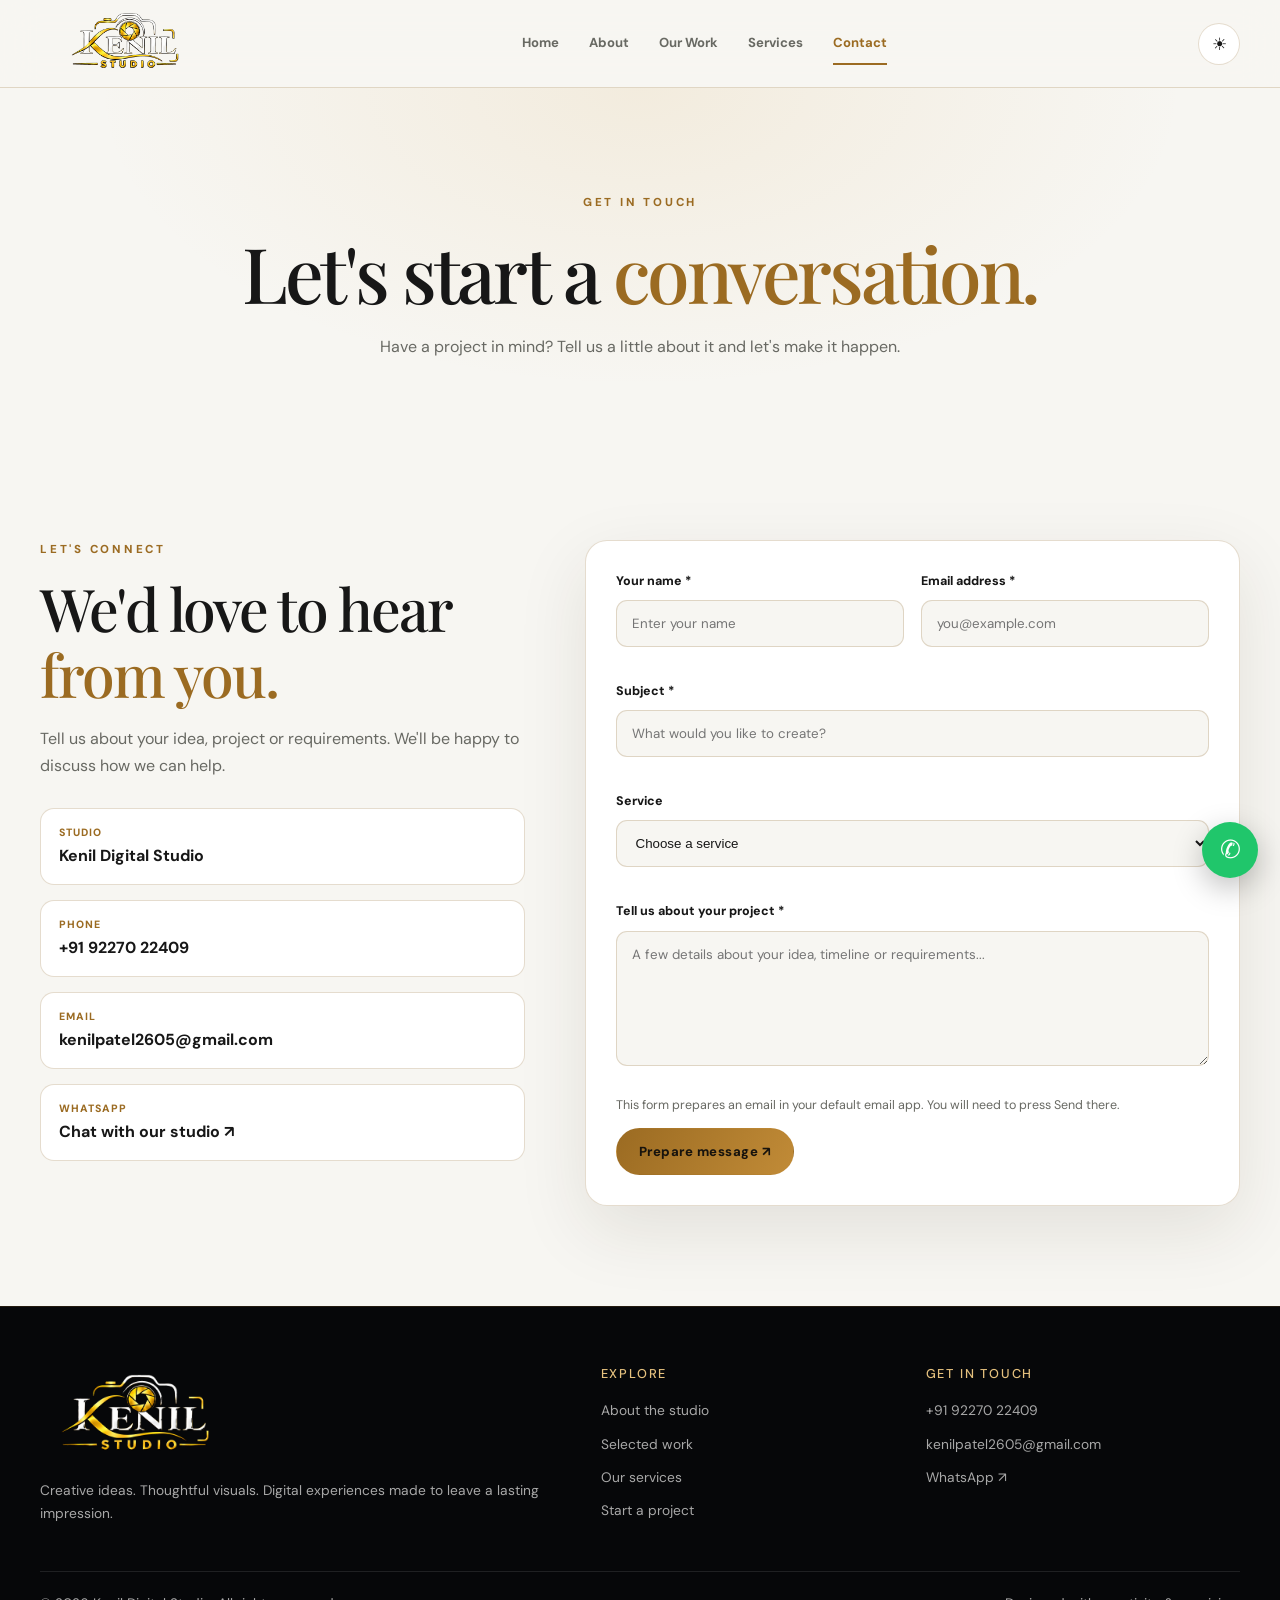
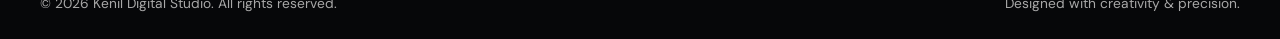
<file: contact.html>
<!DOCTYPE html>
<html lang="en">
<head>
  <meta charset="UTF-8"><meta name="viewport" content="width=device-width, initial-scale=1, viewport-fit=cover">
  <meta name="theme-color" content="#08090b"><meta name="description" content="Contact Kenil Digital Studio to discuss photography, video, editing and creative projects.">
  <title>Contact | Kenil Digital Studio</title><link rel="preconnect" href="https://fonts.googleapis.com"><link rel="preconnect" href="https://fonts.gstatic.com" crossorigin>
  <link rel="stylesheet" href="style.css">
</head>
<body>

<header class="site-header">
  <div class="container header-inner">
    <a class="brand" href="index.html" aria-label="Kenil Digital Studio home"><img src="kenil_studio_transparent.png" alt="Kenil Digital Studio logo"></a>
    <nav class="nav" id="primaryNav" aria-label="Main navigation">
      <a href="index.html">Home</a><a href="about.html">About</a><a href="work.html">Our Work</a><a href="services.html">Services</a><a href="contact.html">Contact</a>
    </nav>
    <div class="header-actions">
      <button class="theme-toggle" id="themeToggle" type="button" aria-label="Switch colour theme">☾</button>
      <button class="menu-toggle" id="menuToggle" type="button" aria-label="Open navigation" aria-controls="primaryNav" aria-expanded="false">☰</button>
    </div>
  </div>
</header>

<main>

<section class="page-hero"><div class="container reveal"><p class="eyebrow">Get in touch</p><h1>Let's start a <span class="gold">conversation.</span></h1><p>Have a project in mind? Tell us a little about it and let's make it happen.</p></div></section>
<section class="section"><div class="container contact-grid">
 <div class="reveal"><p class="eyebrow">Let's connect</p><h2>We'd love to hear <span class="gold">from you.</span></h2><p style="margin-top:18px">Tell us about your idea, project or requirements. We'll be happy to discuss how we can help.</p>
  <div class="contact-details">
   <div class="contact-detail"><small>Studio</small><span>Kenil Digital Studio</span></div>
   <div class="contact-detail"><small>Phone</small><a href="tel:+919227022409">+91 92270 22409</a></div>
   <div class="contact-detail"><small>Email</small><a href="mailto:kenilpatel2605@gmail.com">kenilpatel2605@gmail.com</a></div>
   <div class="contact-detail"><small>WhatsApp</small><a href="https://wa.me/919227022409" target="_blank" rel="noopener">Chat with our studio ↗</a></div>
  </div>
 </div>
 <form class="contact-form reveal" id="contactForm">
  <div class="form-grid">
   <div class="field"><label for="name">Your name *</label><input id="name" name="name" autocomplete="name" placeholder="Enter your name" required></div>
   <div class="field"><label for="email">Email address *</label><input id="email" name="email" type="email" autocomplete="email" placeholder="you@example.com" required></div>
   <div class="field full"><label for="subject">Subject *</label><input id="subject" name="subject" placeholder="What would you like to create?" required></div>
   <div class="field full"><label for="service">Service</label><select id="service" name="service"><option value="Not specified">Choose a service</option><option>Photography</option><option>Video Production</option><option>Photo Editing</option><option>Video Editing</option><option>Graphic Design</option><option>Digital Solutions</option><option>Other</option></select></div>
   <div class="field full"><label for="message">Tell us about your project *</label><textarea id="message" name="message" placeholder="A few details about your idea, timeline or requirements..." required></textarea></div>
  </div>
  <p class="form-note" id="formNote">This form prepares an email in your default email app. You will need to press Send there.</p>
  <button class="btn btn-primary" type="submit">Prepare message ↗</button>
 </form>
</div></section>

</main>

<footer class="site-footer">
  <div class="container">
    <div class="footer-grid">
      <div class="footer-brand"><a href="index.html"><img src="kenil_studio_transparent.png" alt="Kenil Digital Studio"></a><p>Creative ideas. Thoughtful visuals. Digital experiences made to leave a lasting impression.</p></div>
      <div><h3>Explore</h3><div class="footer-links"><a href="about.html">About the studio</a><a href="work.html">Selected work</a><a href="services.html">Our services</a><a href="contact.html">Start a project</a></div></div>
      <div><h3>Get in touch</h3><div class="footer-links"><a href="tel:+919227022409">+91 92270 22409</a><a href="mailto:kenilpatel2605@gmail.com">kenilpatel2605@gmail.com</a><a href="https://wa.me/919227022409" target="_blank" rel="noopener">WhatsApp ↗</a></div></div>
    </div>
    <div class="footer-bottom"><p>© <span data-year></span> Kenil Digital Studio. All rights reserved.</p><p>Designed with creativity & precision.</p></div>
  </div>
</footer>
<a class="whatsapp-float" href="https://wa.me/919227022409?text=Hello%20Kenil%20Digital%20Studio%2C%20I%20would%20like%20to%20discuss%20a%20project." target="_blank" rel="noopener" aria-label="Chat with us on WhatsApp">✆</a>
<script src="script.js" defer></script>

</body></html>
</file>
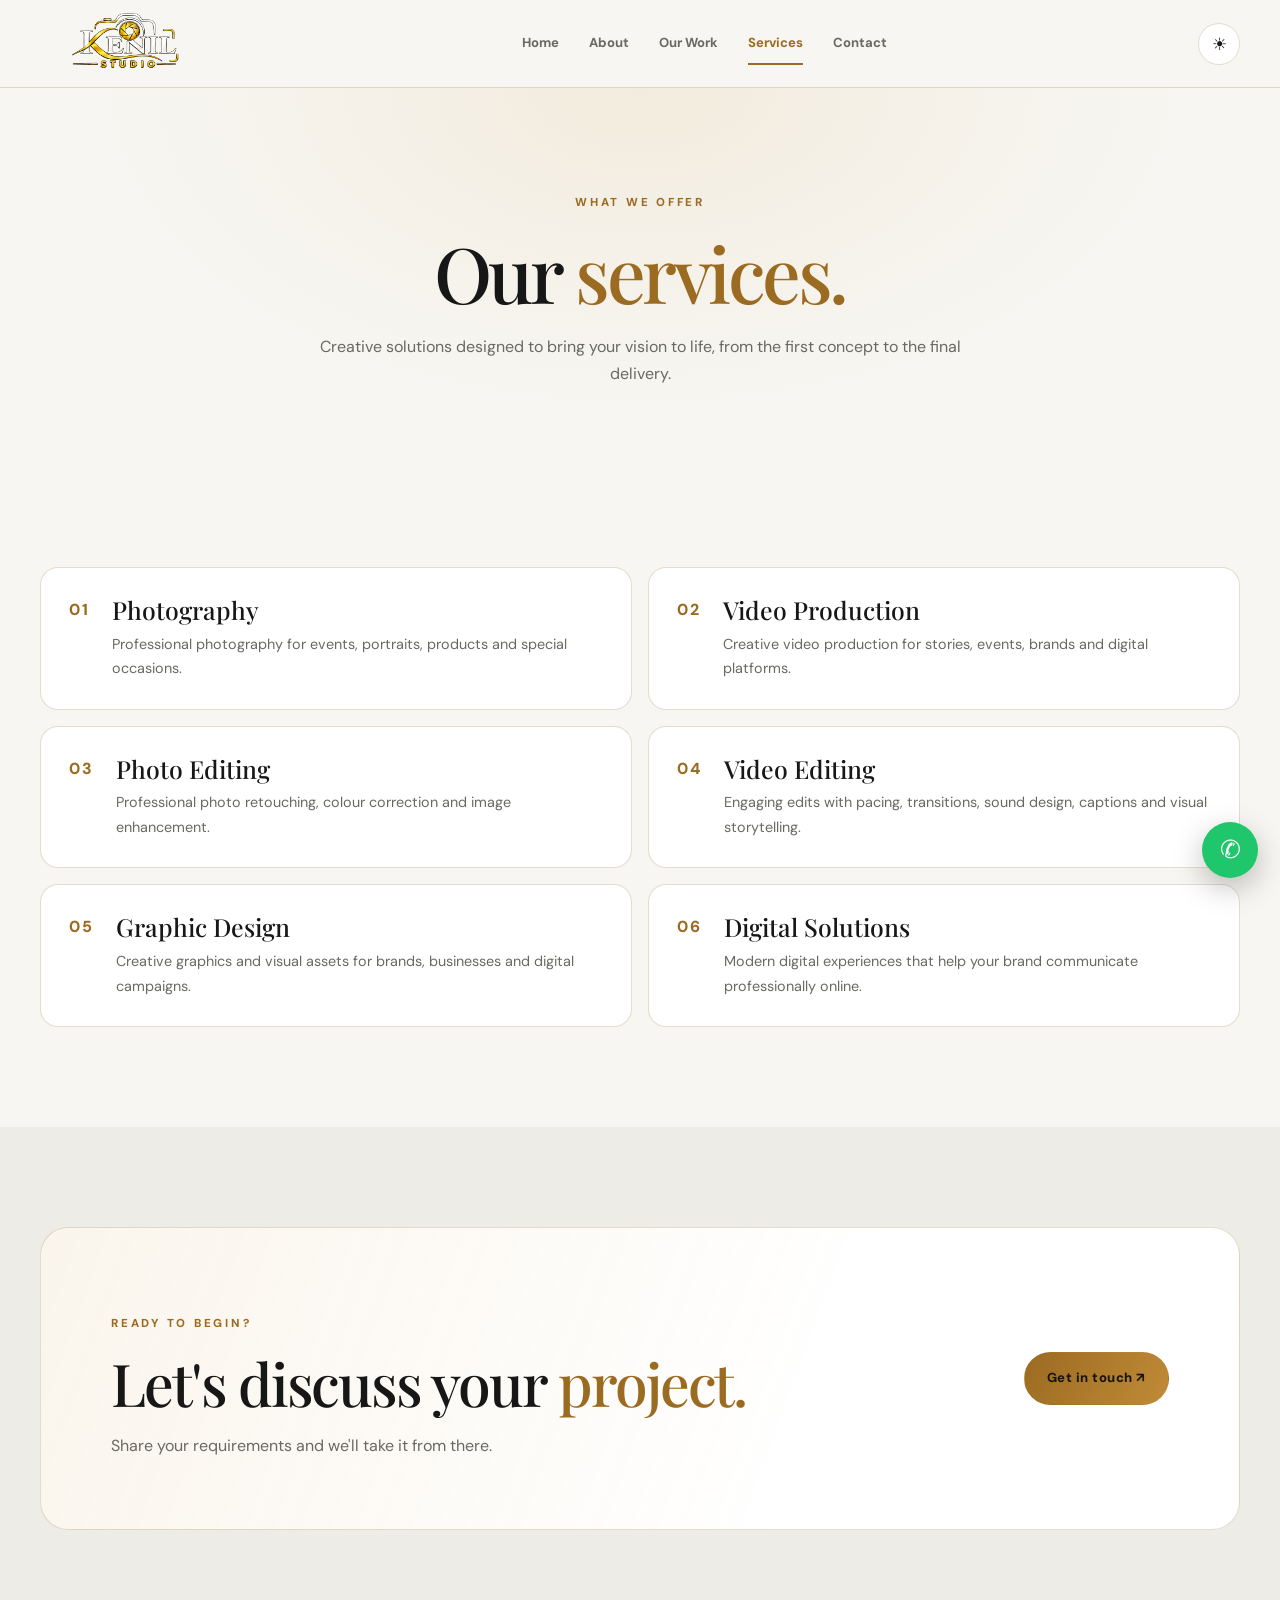
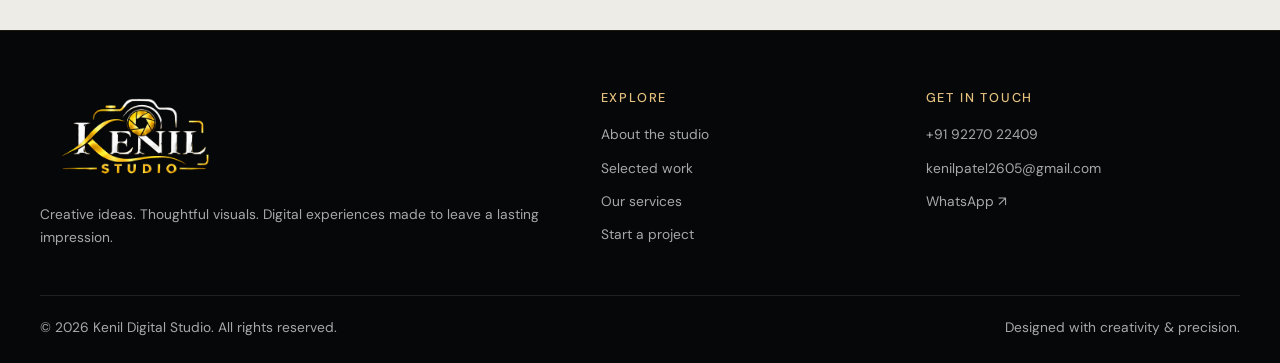
<file: services.html>
<!DOCTYPE html>
<html lang="en">
<head>
  <meta charset="UTF-8"><meta name="viewport" content="width=device-width, initial-scale=1, viewport-fit=cover">
  <meta name="theme-color" content="#08090b"><meta name="description" content="Explore photography, video production, photo editing, video editing, graphic design and digital services.">
  <title>Services | Kenil Digital Studio</title><link rel="preconnect" href="https://fonts.googleapis.com"><link rel="preconnect" href="https://fonts.gstatic.com" crossorigin>
  <link rel="stylesheet" href="style.css">
</head>
<body>

<header class="site-header">
  <div class="container header-inner">
    <a class="brand" href="index.html" aria-label="Kenil Digital Studio home"><img src="kenil_studio_transparent.png" alt="Kenil Digital Studio logo"></a>
    <nav class="nav" id="primaryNav" aria-label="Main navigation">
      <a href="index.html">Home</a><a href="about.html">About</a><a href="work.html">Our Work</a><a href="services.html">Services</a><a href="contact.html">Contact</a>
    </nav>
    <div class="header-actions">
      <button class="theme-toggle" id="themeToggle" type="button" aria-label="Switch colour theme">☾</button>
      <button class="menu-toggle" id="menuToggle" type="button" aria-label="Open navigation" aria-controls="primaryNav" aria-expanded="false">☰</button>
    </div>
  </div>
</header>

<main>

<section class="page-hero"><div class="container reveal"><p class="eyebrow">What we offer</p><h1>Our <span class="gold">services.</span></h1><p>Creative solutions designed to bring your vision to life, from the first concept to the final delivery.</p></div></section>
<section class="section"><div class="container services-list">
 <article class="service-row reveal"><span class="card-no">01</span><div><h3>Photography</h3><p>Professional photography for events, portraits, products and special occasions.</p></div></article>
 <article class="service-row reveal"><span class="card-no">02</span><div><h3>Video Production</h3><p>Creative video production for stories, events, brands and digital platforms.</p></div></article>
 <article class="service-row reveal"><span class="card-no">03</span><div><h3>Photo Editing</h3><p>Professional photo retouching, colour correction and image enhancement.</p></div></article>
 <article class="service-row reveal"><span class="card-no">04</span><div><h3>Video Editing</h3><p>Engaging edits with pacing, transitions, sound design, captions and visual storytelling.</p></div></article>
 <article class="service-row reveal"><span class="card-no">05</span><div><h3>Graphic Design</h3><p>Creative graphics and visual assets for brands, businesses and digital campaigns.</p></div></article>
 <article class="service-row reveal"><span class="card-no">06</span><div><h3>Digital Solutions</h3><p>Modern digital experiences that help your brand communicate professionally online.</p></div></article>
</div></section>
<section class="section section-soft"><div class="container"><div class="feature-band"><div><p class="eyebrow">Ready to begin?</p><h2>Let's discuss your <span class="gold">project.</span></h2><p>Share your requirements and we'll take it from there.</p></div><a class="btn btn-primary" href="contact.html">Get in touch ↗</a></div></div></section>

</main>

<footer class="site-footer">
  <div class="container">
    <div class="footer-grid">
      <div class="footer-brand"><a href="index.html"><img src="kenil_studio_transparent.png" alt="Kenil Digital Studio"></a><p>Creative ideas. Thoughtful visuals. Digital experiences made to leave a lasting impression.</p></div>
      <div><h3>Explore</h3><div class="footer-links"><a href="about.html">About the studio</a><a href="work.html">Selected work</a><a href="services.html">Our services</a><a href="contact.html">Start a project</a></div></div>
      <div><h3>Get in touch</h3><div class="footer-links"><a href="tel:+919227022409">+91 92270 22409</a><a href="mailto:kenilpatel2605@gmail.com">kenilpatel2605@gmail.com</a><a href="https://wa.me/919227022409" target="_blank" rel="noopener">WhatsApp ↗</a></div></div>
    </div>
    <div class="footer-bottom"><p>© <span data-year></span> Kenil Digital Studio. All rights reserved.</p><p>Designed with creativity & precision.</p></div>
  </div>
</footer>
<a class="whatsapp-float" href="https://wa.me/919227022409?text=Hello%20Kenil%20Digital%20Studio%2C%20I%20would%20like%20to%20discuss%20a%20project." target="_blank" rel="noopener" aria-label="Chat with us on WhatsApp">✆</a>
<script src="script.js" defer></script>

</body></html>
</file>
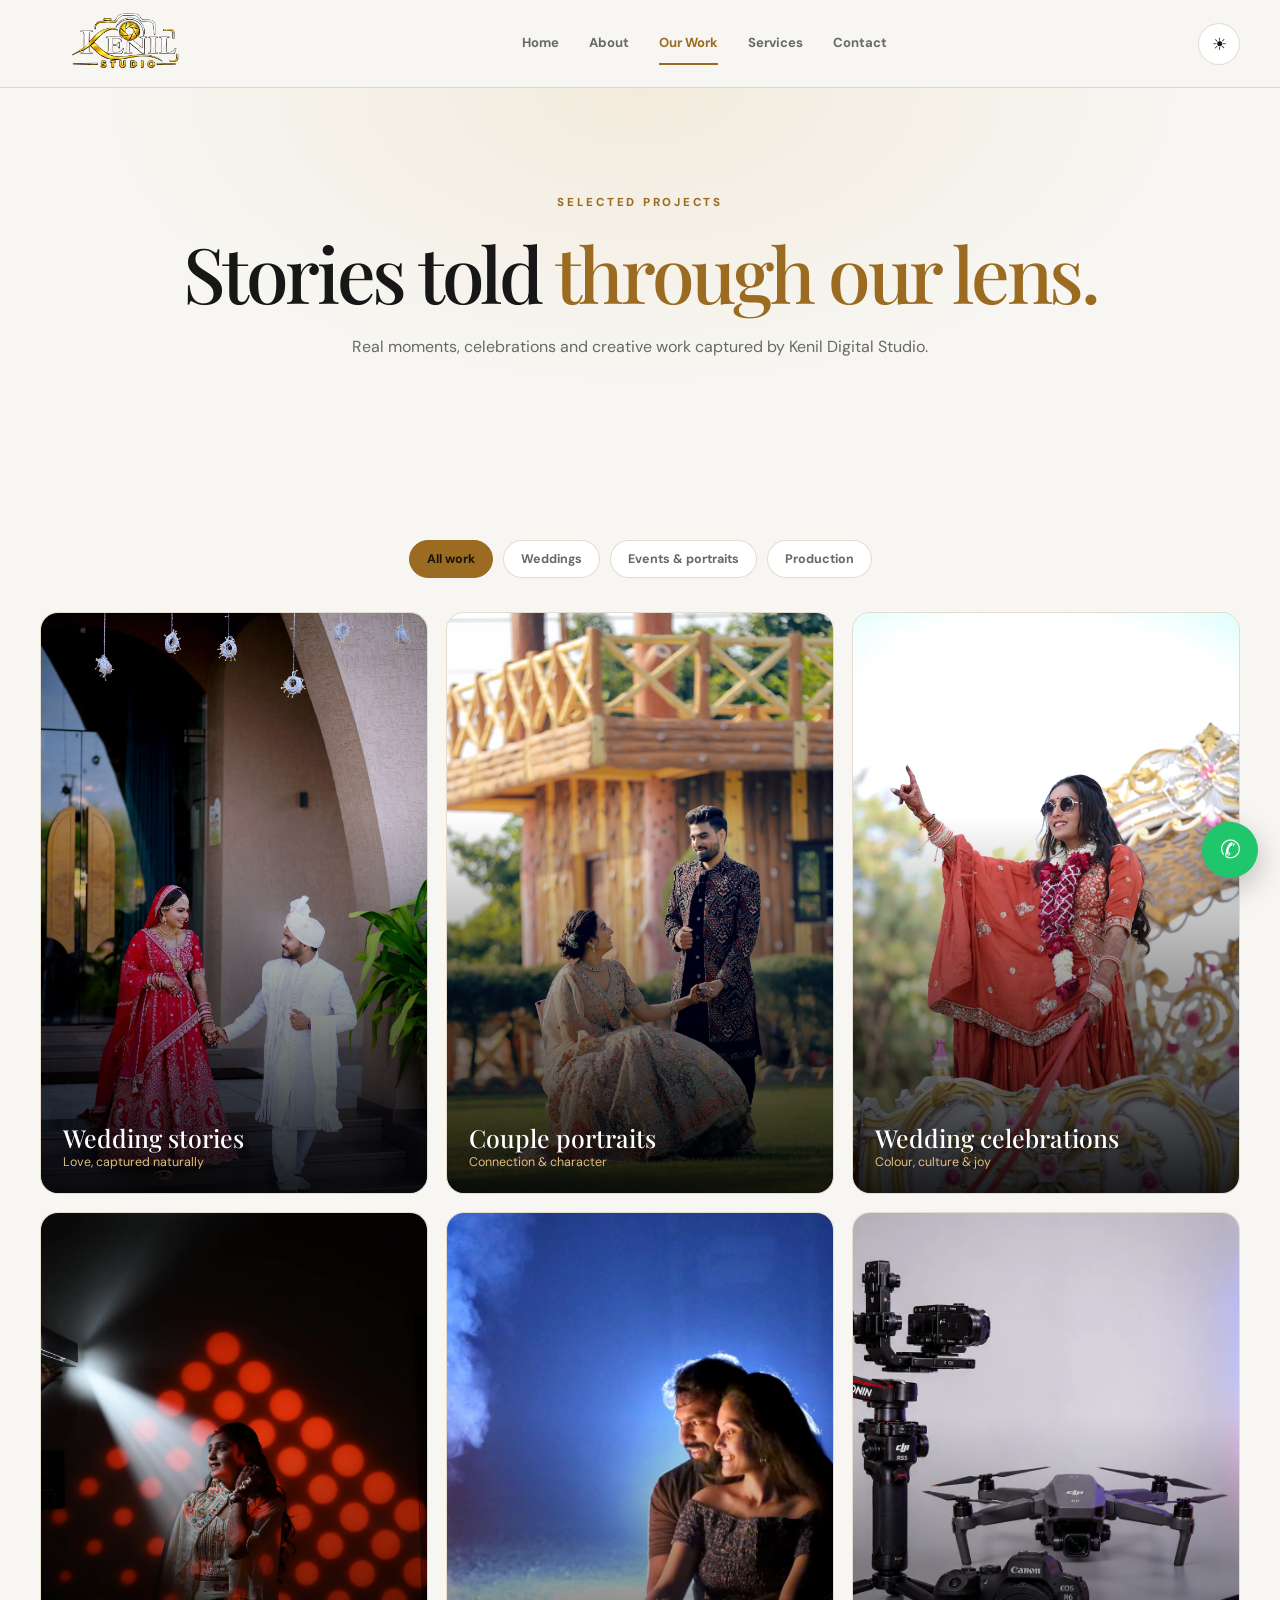
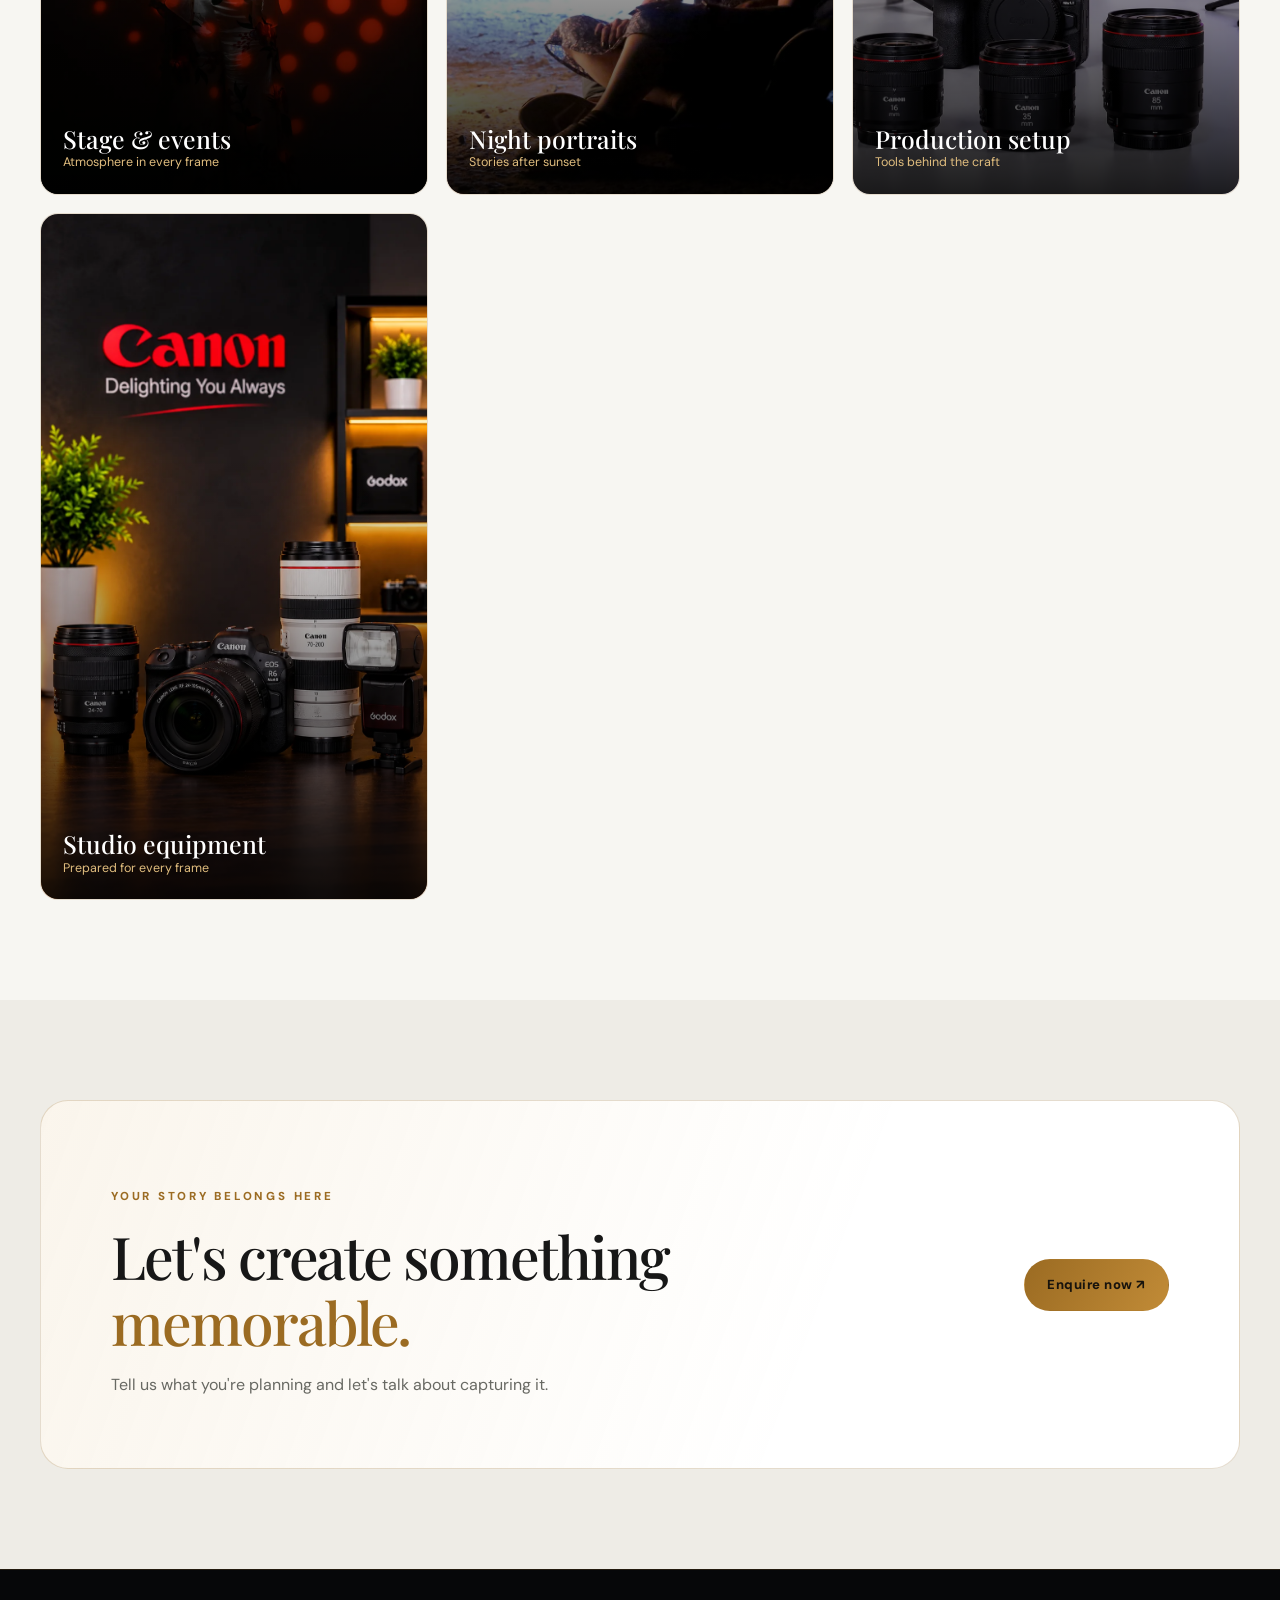
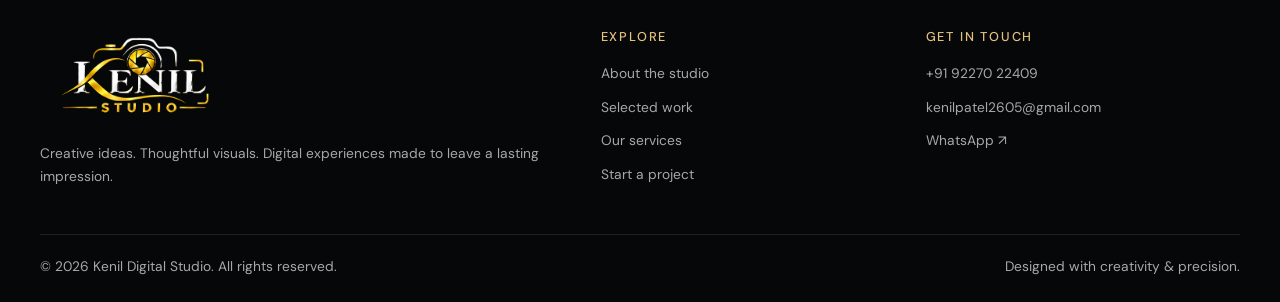
<file: work.html>
<!DOCTYPE html>
<html lang="en">
<head>
  <meta charset="UTF-8">
  <meta name="viewport" content="width=device-width, initial-scale=1, viewport-fit=cover">
  <meta name="theme-color" content="#08090b">
  <meta name="description" content="Explore wedding photography, portraits, event visuals and production work by Kenil Digital Studio.">
  <title>Our Work | Kenil Digital Studio</title>
  <link rel="preconnect" href="https://fonts.googleapis.com">
  <link rel="preconnect" href="https://fonts.gstatic.com" crossorigin>
  <link rel="stylesheet" href="style.css">
</head>
<body>
<header class="site-header">
  <div class="container header-inner">
    <a class="brand" href="index.html" aria-label="Kenil Digital Studio home"><img src="kenil_studio_transparent.png" alt="Kenil Digital Studio logo"></a>
    <nav class="nav" id="primaryNav" aria-label="Main navigation">
      <a href="index.html">Home</a><a href="about.html">About</a><a href="work.html">Our Work</a><a href="services.html">Services</a><a href="contact.html">Contact</a>
    </nav>
    <div class="header-actions">
      <button class="theme-toggle" id="themeToggle" type="button" aria-label="Switch colour theme">☾</button>
      <button class="menu-toggle" id="menuToggle" type="button" aria-label="Open navigation" aria-controls="primaryNav" aria-expanded="false">☰</button>
    </div>
  </div>
</header>
<main>
  <section class="page-hero"><div class="container reveal"><p class="eyebrow">Selected projects</p><h1>Stories told <span class="gold">through our lens.</span></h1><p>Real moments, celebrations and creative work captured by Kenil Digital Studio.</p></div></section>
  <section class="section"><div class="container">
    <div class="portfolio-toolbar" role="group" aria-label="Filter portfolio by category">
      <button class="filter-btn active" type="button" data-filter="all" aria-pressed="true">All work</button>
      <button class="filter-btn" type="button" data-filter="weddings" aria-pressed="false">Weddings</button>
      <button class="filter-btn" type="button" data-filter="events" aria-pressed="false">Events & portraits</button>
      <button class="filter-btn" type="button" data-filter="production" aria-pressed="false">Production</button>
    </div>
    <div class="work-grid portfolio-grid">
      <article class="work-card reveal" data-category="weddings"><img src="wedding-couple.webp" alt="Bride and groom holding hands outside their wedding venue" loading="lazy"><div class="work-caption"><h3>Wedding stories</h3><p>Love, captured naturally</p></div></article>
      <article class="work-card reveal" data-category="weddings"><img src="couple-portrait.webp" alt="Couple sharing a portrait moment in a garden" loading="lazy"><div class="work-caption"><h3>Couple portraits</h3><p>Connection & character</p></div></article>
      <article class="work-card reveal" data-category="weddings"><img src="wedding-celebration.webp" alt="Bride celebrating in a traditional orange outfit" loading="lazy"><div class="work-caption"><h3>Wedding celebrations</h3><p>Colour, culture & joy</p></div></article>
      <article class="work-card reveal" data-category="events"><img src="stage-performance.webp" alt="Performer under dramatic red stage lights" loading="lazy"><div class="work-caption"><h3>Stage & events</h3><p>Atmosphere in every frame</p></div></article>
      <article class="work-card reveal" data-category="events"><img src="campfire-story.webp" alt="Couple sitting together beside a campfire at night" loading="lazy"><div class="work-caption"><h3>Night portraits</h3><p>Stories after sunset</p></div></article>
      <article class="work-card reveal" data-category="production"><img src="camera-equipment.webp" alt="Professional camera, drone, lenses and lighting equipment" loading="lazy"><div class="work-caption"><h3>Production setup</h3><p>Tools behind the craft</p></div></article>
      <article class="work-card reveal" data-category="production"><img src="studio-equipment.webp" alt="Camera and lenses arranged in a photography studio" loading="lazy"><div class="work-caption"><h3>Studio equipment</h3><p>Prepared for every frame</p></div></article>
    </div>
  </div></section>
  <section class="section section-soft"><div class="container"><div class="feature-band"><div><p class="eyebrow">Your story belongs here</p><h2>Let's create something <span class="gold">memorable.</span></h2><p>Tell us what you're planning and let's talk about capturing it.</p></div><a class="btn btn-primary" href="contact.html">Enquire now ↗</a></div></div></section>
</main>
<footer class="site-footer"><div class="container"><div class="footer-grid">
  <div class="footer-brand"><a href="index.html"><img src="kenil_studio_transparent.png" alt="Kenil Digital Studio"></a><p>Creative ideas. Thoughtful visuals. Digital experiences made to leave a lasting impression.</p></div>
  <div><h3>Explore</h3><div class="footer-links"><a href="about.html">About the studio</a><a href="work.html">Selected work</a><a href="services.html">Our services</a><a href="contact.html">Start a project</a></div></div>
  <div><h3>Get in touch</h3><div class="footer-links"><a href="tel:+919227022409">+91 92270 22409</a><a href="mailto:kenilpatel2605@gmail.com">kenilpatel2605@gmail.com</a><a href="https://wa.me/919227022409" target="_blank" rel="noopener noreferrer">WhatsApp ↗</a></div></div>
</div><div class="footer-bottom"><p>© <span data-year></span> Kenil Digital Studio. All rights reserved.</p><p>Designed with creativity & precision.</p></div></div></footer>
<a class="whatsapp-float" href="https://wa.me/919227022409?text=Hello%20Kenil%20Digital%20Studio%2C%20I%20would%20like%20to%20discuss%20a%20project." target="_blank" rel="noopener noreferrer" aria-label="Chat with us on WhatsApp">✆</a>
<script src="script.js" defer></script>
</body>
</html>
</file>
<file: style.css>
@import url('https://fonts.googleapis.com/css2?family=DM+Sans:wght@400;500;600;700;800&family=Manrope:wght@400;500;600;700;800&family=Playfair+Display:wght@500;600;700&display=swap');

:root{
  color-scheme:dark;
  --bg:#08090b; --bg-soft:#101216; --surface:#14171c; --surface-2:#1a1e24;
  --text:#f7f5ef; --muted:#a6a7aa; --gold:#d8ad62; --gold-2:#f2d49b;
  --line:rgba(216,173,98,.2); --header:rgba(8,9,11,.82);
  --shadow:0 24px 80px rgba(0,0,0,.28); --radius:22px;
  --max:1200px;
}
[data-theme="light"]{
  color-scheme:light;
  --bg:#f7f6f2; --bg-soft:#eeece6; --surface:#fff; --surface-2:#f4f1e9;
  --text:#171717; --muted:#686963; --gold:#9b6b22; --gold-2:#c18b37;
  --line:rgba(139,98,35,.22); --header:rgba(247,246,242,.88);
  --shadow:0 24px 70px rgba(48,39,22,.10);
}
*{box-sizing:border-box;margin:0;padding:0}
html{scroll-behavior:smooth;scroll-padding-top:90px}
body{font-family:"DM Sans",sans-serif;background:var(--bg);color:var(--text);line-height:1.7;overflow-x:hidden;transition:background .25s,color .25s}
body,button,input,textarea{font-family:"DM Sans",sans-serif}
a{color:inherit;text-decoration:none}
img{display:block;max-width:100%}
button{color:inherit}
.container{width:min(var(--max),calc(100% - 48px));margin-inline:auto}
.section{padding:100px 0}
.section-soft{background:var(--bg-soft)}
.eyebrow{font-size:.72rem;letter-spacing:.24em;text-transform:uppercase;font-weight:800;color:var(--gold);margin-bottom:16px}
h1,h2,h3,.serif{font-family:"Playfair Display",serif;font-weight:500;line-height:1.12}
h1{font-size:clamp(3rem,7vw,6.6rem);letter-spacing:-.045em}
h2{font-size:clamp(2.25rem,4.6vw,4rem);letter-spacing:-.035em}
h3{font-size:1.55rem}
p{color:var(--muted)}
.gold{color:var(--gold)}
.section-head{display:flex;justify-content:space-between;align-items:end;gap:30px;margin-bottom:42px}
.section-head p{max-width:440px}
.btn{display:inline-flex;align-items:center;justify-content:center;gap:12px;padding:14px 22px;border:1px solid var(--line);border-radius:999px;font-weight:800;font-size:.82rem;letter-spacing:.04em;transition:.25s;cursor:pointer}
.btn-primary{background:linear-gradient(120deg,var(--gold),var(--gold-2));color:#17130d;border-color:transparent}
.btn-primary:hover{transform:translateY(-3px);box-shadow:0 12px 30px rgba(216,173,98,.2)}
.btn-ghost:hover{border-color:var(--gold);color:var(--gold);transform:translateY(-2px)}
.text-link{color:var(--gold);font-weight:800;font-size:.86rem}
.text-link span{display:inline-block;transition:transform .2s}
.text-link:hover span{transform:translateX(5px)}
.site-header{height:88px;position:sticky;top:0;z-index:1000;background:var(--header);backdrop-filter:blur(18px);border-bottom:1px solid var(--line)}
.header-inner{height:100%;display:flex;align-items:center;justify-content:space-between;gap:24px}
.brand{display:flex;align-items:center;width:170px;height:72px;overflow:hidden}
.brand img{width:100%;height:100%;object-fit:contain}
.nav{display:flex;align-items:center;gap:30px}
.nav a{font-size:.82rem;font-weight:700;color:var(--muted);transition:.2s;position:relative}
.nav a:hover,.nav a.active{color:var(--gold)}
.nav a.active:after{content:"";position:absolute;left:0;right:0;bottom:-10px;height:2px;background:var(--gold)}
.header-actions{display:flex;align-items:center;gap:12px}
.theme-toggle,.menu-toggle{width:42px;height:42px;border:1px solid var(--line);border-radius:50%;background:var(--surface);display:grid;place-items:center;cursor:pointer;font-size:1.05rem;transition:.2s}
.theme-toggle:hover,.menu-toggle:hover{border-color:var(--gold);color:var(--gold)}
.menu-toggle{display:none}
.hero{position:relative;min-height:690px;display:flex;align-items:center;overflow:hidden;padding:90px 0 105px;background:radial-gradient(ellipse at 78% 45%,rgba(216,173,98,.15),transparent 38%),var(--bg)}
.hero:before{content:"";position:absolute;width:560px;height:560px;border:1px solid var(--line);border-radius:50%;right:-110px;top:40px;box-shadow:0 0 0 50px rgba(216,173,98,.025),0 0 0 100px rgba(216,173,98,.02)}
.hero-grid{position:relative;z-index:1;display:grid;grid-template-columns:1.15fr .85fr;align-items:center;gap:45px}
.hero-copy{max-width:760px}
.hero-copy h1{margin-bottom:25px}
.hero-copy>p:not(.eyebrow){max-width:570px;font-size:1.05rem;margin-bottom:32px}
.hero-buttons{display:flex;flex-wrap:wrap;gap:13px}
.hero-art{min-height:420px;position:relative;display:grid;place-items:center}
.hero-ring{width:min(390px,80vw);aspect-ratio:1;border-radius:50%;border:1px solid rgba(216,173,98,.65);position:relative;display:grid;place-items:center;animation:slowspin 30s linear infinite}
.hero-ring:before,.hero-ring:after{content:"";position:absolute;border:1px solid var(--line);border-radius:50%}
.hero-ring:before{inset:26px}.hero-ring:after{inset:58px}
.hero-logo{width:70%;height:70%;object-fit:contain;filter:drop-shadow(0 15px 35px rgba(0,0,0,.28));animation:counterspin 30s linear infinite}
.hero-stamp{position:absolute;right:0;bottom:35px;background:var(--surface);border:1px solid var(--line);padding:18px 22px;border-radius:15px;box-shadow:var(--shadow)}
.hero-stamp strong{display:block;color:var(--gold);font-size:.72rem;letter-spacing:.14em}
.hero-stamp span{font-family:"Playfair Display";font-size:1.2rem}
@keyframes slowspin{to{transform:rotate(360deg)}}@keyframes counterspin{to{transform:rotate(-360deg)}}
.trust-strip{border-block:1px solid var(--line);padding:22px 0;background:var(--bg-soft)}
.trust-inner{display:flex;justify-content:space-between;gap:20px;flex-wrap:wrap}
.trust-inner span{font-size:.75rem;letter-spacing:.12em;text-transform:uppercase;color:var(--muted);font-weight:800}
.intro-grid{display:grid;grid-template-columns:.9fr 1.1fr;gap:80px;align-items:start}
.intro-statement{font-family:"Playfair Display";font-size:clamp(2rem,3.4vw,3.3rem);line-height:1.25}
.intro-copy p+p{margin-top:16px}
.intro-copy .text-link{display:inline-block;margin-top:24px}
.cards{display:grid;grid-template-columns:repeat(3,1fr);gap:18px}
.service-card{background:var(--surface);border:1px solid var(--line);border-radius:var(--radius);padding:30px;min-height:230px;transition:.28s;position:relative;overflow:hidden}
.service-card:before{content:"";position:absolute;width:150px;height:150px;border-radius:50%;right:-85px;top:-85px;background:rgba(216,173,98,.08);transition:.3s}
.service-card:hover{transform:translateY(-7px);border-color:var(--gold);box-shadow:var(--shadow)}
.service-card:hover:before{transform:scale(1.5)}
.card-no{color:var(--gold);font-size:.75rem;font-weight:800;letter-spacing:.14em}
.service-card h3{margin:28px 0 12px}
.service-card p{font-size:.9rem}
.card-arrow{position:absolute;right:28px;bottom:28px;color:var(--gold);font-size:1.2rem}
.feature-band{background:linear-gradient(110deg,rgba(216,173,98,.12),transparent 65%),var(--surface);border:1px solid var(--line);border-radius:28px;padding:clamp(30px,6vw,70px);display:flex;align-items:center;justify-content:space-between;gap:35px}
.feature-band>div{max-width:690px}
.feature-band p{margin-top:16px}
.page-hero{padding:105px 0 80px;text-align:center;background:radial-gradient(ellipse at 50% 0,rgba(216,173,98,.14),transparent 60%)}
.page-hero h1{font-size:clamp(2.8rem,6vw,5.3rem)}
.page-hero>p:last-child{margin:18px auto 0;max-width:620px}
.about-grid{display:grid;grid-template-columns:1fr 1fr;gap:70px;align-items:center}
.about-visual{min-height:390px;border:1px solid var(--line);border-radius:28px;background:radial-gradient(circle,rgba(216,173,98,.18),transparent 62%),var(--surface);display:grid;place-items:center;overflow:hidden}
.about-visual img{width:80%;max-height:310px;object-fit:contain}
.about-copy p{margin-top:16px}
.values-grid{display:grid;grid-template-columns:repeat(4,1fr);gap:16px}
.value-card{padding:24px;border-top:1px solid var(--gold);background:var(--surface)}
.value-card b{color:var(--gold);font-size:.8rem}
.value-card h3{margin:22px 0 10px}
.value-card p{font-size:.88rem}
.work-toolbar{display:flex;gap:10px;flex-wrap:wrap;margin-bottom:28px}
.filter-btn{padding:9px 16px;border-radius:999px;border:1px solid var(--line);background:var(--surface);font-size:.78rem;font-weight:800;cursor:pointer;color:var(--muted)}
.filter-btn.active,.filter-btn:hover{background:var(--gold);color:#17130d;border-color:var(--gold)}
.work-grid{display:grid;grid-template-columns:repeat(3,1fr);gap:18px}
.work-card{position:relative;min-height:290px;border-radius:18px;overflow:hidden;background:var(--surface);border:1px solid var(--line);isolation:isolate}
.work-card[hidden]{display:none}
.work-card img{width:100%;height:100%;min-height:290px;object-fit:cover;transition:transform .6s}
.work-card:hover img{transform:scale(1.07)}
.work-card:after{content:"";position:absolute;inset:35% 0 0;background:linear-gradient(transparent,rgba(0,0,0,.88));z-index:0}
.portfolio-grid .video-card {
    grid-column: 1 / -1;
    width: 100%;
    overflow: hidden;
}

.portfolio-grid .video-card video {
    display: block;
    width: 100%;
    height: auto;
    aspect-ratio: 16 / 9;
    object-fit: contain;
    background: #000;
}
.work-caption{position:absolute;z-index:1;bottom:20px;left:22px;right:22px}
.work-caption h3{color:#fff}.work-caption p{color:#e0bd7e;font-size:.78rem}
.services-list{display:grid;grid-template-columns:repeat(2,1fr);gap:16px}
.service-row{display:flex;gap:22px;padding:28px;border:1px solid var(--line);border-radius:18px;background:var(--surface)}
.service-row .card-no{font-size:1rem}
.service-row p{font-size:.9rem;margin-top:8px}
.contact-grid{display:grid;grid-template-columns:.85fr 1.15fr;gap:60px;align-items:start}
.contact-details{margin-top:28px;display:grid;gap:15px}
.contact-detail{padding:15px 18px;border:1px solid var(--line);border-radius:14px;background:var(--surface)}
.contact-detail small{display:block;color:var(--gold);font-weight:800;letter-spacing:.1em;text-transform:uppercase;font-size:.66rem}
.contact-detail a,.contact-detail span{font-weight:700;overflow-wrap:anywhere}
.contact-form{padding:30px;background:var(--surface);border:1px solid var(--line);border-radius:22px;box-shadow:var(--shadow)}
.form-grid{display:grid;grid-template-columns:1fr 1fr;gap:17px}
.field{display:grid;gap:8px;margin-bottom:17px}
.field.full{grid-column:1/-1}
.field label{font-size:.78rem;font-weight:800}
.field input,.field textarea,.field select{width:100%;padding:14px 15px;border:1px solid var(--line);border-radius:11px;background:var(--bg);color:var(--text);outline:none}
.field input:focus,.field textarea:focus,.field select:focus{border-color:var(--gold);box-shadow:0 0 0 3px rgba(216,173,98,.1)}
.field textarea{resize:vertical;min-height:135px}
.form-note{font-size:.78rem;margin:12px 0}
.site-footer{background:#060709;color:#f7f5ef;padding:60px 0 24px;border-top:1px solid var(--line)}
.footer-grid{display:grid;grid-template-columns:1.3fr .7fr .8fr;gap:50px;padding-bottom:45px}
.footer-brand img{width:190px;height:100px;object-fit:contain;margin-bottom:12px}
.site-footer p,.site-footer a{color:#a8a8a8;font-size:.86rem}
.site-footer h3{font-family:"DM Sans";font-size:.8rem;color:#e5c17e;letter-spacing:.14em;text-transform:uppercase;margin-bottom:18px}
.footer-links{display:grid;gap:10px}
.footer-links a:hover{color:#e5c17e}
.footer-bottom{border-top:1px solid rgba(255,255,255,.1);padding-top:20px;display:flex;justify-content:space-between;gap:20px;flex-wrap:wrap}
.whatsapp-float{position:fixed;right:22px;bottom:22px;z-index:900;width:56px;height:56px;border-radius:50%;display:grid;place-items:center;background:#20c66b;color:#fff;font-size:1.55rem;box-shadow:0 10px 30px rgba(0,0,0,.25);transition:.2s}
.whatsapp-float:hover{transform:translateY(-4px) scale(1.04)}
.reveal{opacity:0;transform:translateY(22px);transition:opacity .7s,transform .7s}
.reveal.visible{opacity:1;transform:none}
@media(max-width:900px){
 .nav{gap:17px}.hero-grid{grid-template-columns:1fr .7fr}.hero-art{min-height:330px}
 .cards{grid-template-columns:repeat(2,1fr)}.values-grid{grid-template-columns:repeat(2,1fr)}
 .intro-grid,.about-grid,.contact-grid{gap:38px}.work-grid{grid-template-columns:repeat(2,1fr)}
}
@media(max-width:700px){
 .container{width:min(100% - 36px,var(--max))}.section{padding:72px 0}
 .site-header{height:74px}.brand{width:142px;height:62px}.menu-toggle{display:grid}
 .nav{display:none;position:absolute;top:74px;left:0;right:0;padding:18px 24px 24px;background:var(--bg);border-bottom:1px solid var(--line);box-shadow:var(--shadow);flex-direction:column;align-items:stretch;gap:0}
 .nav.open{display:flex}.nav a{padding:13px 4px;border-bottom:1px solid var(--line)}.nav a.active:after{display:none}
 .header-actions{gap:8px}.hero{min-height:auto;padding:78px 0 82px}.hero-grid{grid-template-columns:1fr;gap:35px}
 .hero-art{min-height:260px;max-width:420px;width:100%;margin:auto}.hero-ring{width:255px}.hero-stamp{right:0;bottom:0;padding:12px 16px}
 .hero-copy>p:not(.eyebrow){font-size:.96rem}.trust-inner{justify-content:center;text-align:center;gap:12px 24px}
 .section-head{display:block}.section-head>p{margin-top:16px}.intro-grid,.about-grid,.contact-grid{grid-template-columns:1fr}
 .cards,.services-list,.work-grid{grid-template-columns:1fr}.service-card{min-height:205px}
 .work-card,.work-card img{min-height:260px}.values-grid{grid-template-columns:1fr 1fr}
 .feature-band{display:block}.feature-band .btn{margin-top:24px}
 .page-hero{padding:78px 0 58px}.contact-form{padding:22px}
 .footer-grid{grid-template-columns:1fr 1fr;gap:32px}.footer-brand{grid-column:1/-1}
}
@media(max-width:430px){
 .container{width:calc(100% - 30px)}h1{font-size:2.75rem}
 .hero-buttons .btn{width:100%}.values-grid,.form-grid,.footer-grid{grid-template-columns:1fr}
 .footer-brand{grid-column:auto}.footer-bottom{display:block}.footer-bottom>*{display:block;margin-top:8px}
 .theme-toggle,.menu-toggle{width:39px;height:39px}
}
@media(prefers-reduced-motion:reduce){*,*::before,*::after{scroll-behavior:auto!important;animation-duration:.01ms!important;transition-duration:.01ms!important}}


/* Portfolio video card and filtering */
.work-card[hidden],
.video-card[hidden] {
  display: none !important;
}

.video-card {
  min-height: 290px;
}

.video-card video {
  display: block;
  width: 100%;
  height: 100%;
  min-height: 290px;
  object-fit: cover;
  background: #000;
}

@media (max-width: 700px) {
  .video-card,
  .video-card video {
    min-height: 260px;
  }
}


/* Portfolio page, accessibility and responsive refinements */
.page-hero .container > p:not(.eyebrow) { margin: 18px auto 0; max-width: 680px; }
.portfolio-toolbar { display:flex; flex-wrap:wrap; gap:10px; justify-content:center; margin:0 0 34px; }
.filter-btn { appearance:none; border:1px solid var(--line); border-radius:999px; background:var(--surface); color:var(--muted); padding:10px 17px; font:700 .78rem "DM Sans",sans-serif; cursor:pointer; transition:background .2s,color .2s,border-color .2s,transform .2s; }
.filter-btn:hover,.filter-btn:focus-visible { border-color:var(--gold); color:var(--gold); outline:none; }
.filter-btn.active { background:var(--gold); color:#17130d; border-color:var(--gold); }
.portfolio-grid .work-card { min-height:360px; }
.portfolio-grid .work-card img { min-height:360px; }
.work-card img { object-position:center; }
.brand:focus-visible,.btn:focus-visible,.nav a:focus-visible,.whatsapp-float:focus-visible,.theme-toggle:focus-visible,.menu-toggle:focus-visible { outline:2px solid var(--gold); outline-offset:4px; }
button:disabled { opacity:.6; cursor:not-allowed; }
@media(max-width:700px) { .portfolio-toolbar { justify-content:flex-start; } .portfolio-grid .work-card,.portfolio-grid .work-card img { min-height:300px; } }
@media(prefers-reduced-motion:reduce) { .reveal { opacity:1; transform:none; } }
</file>
